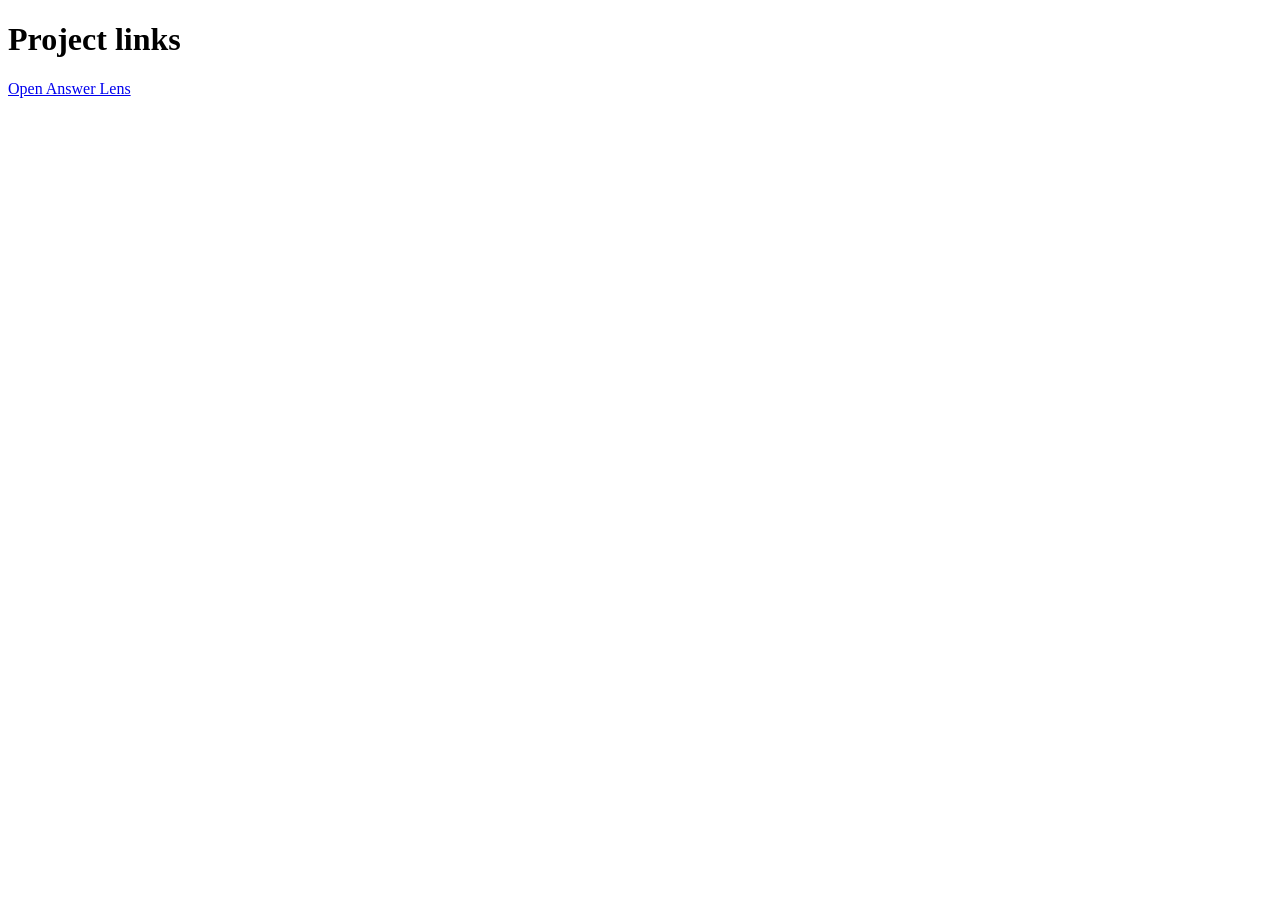
<file: index.html>
<!doctype html><html lang="en"><meta charset="utf-8"><meta name="viewport" content="width=device-width, initial-scale=1"><meta name="robots" content="noindex"><title>Project links</title><body><main><h1>Project links</h1><p><a href="https://donizetiferr.github.io/answer-lens/">Open Answer Lens</a></p></main></body></html>
</file>
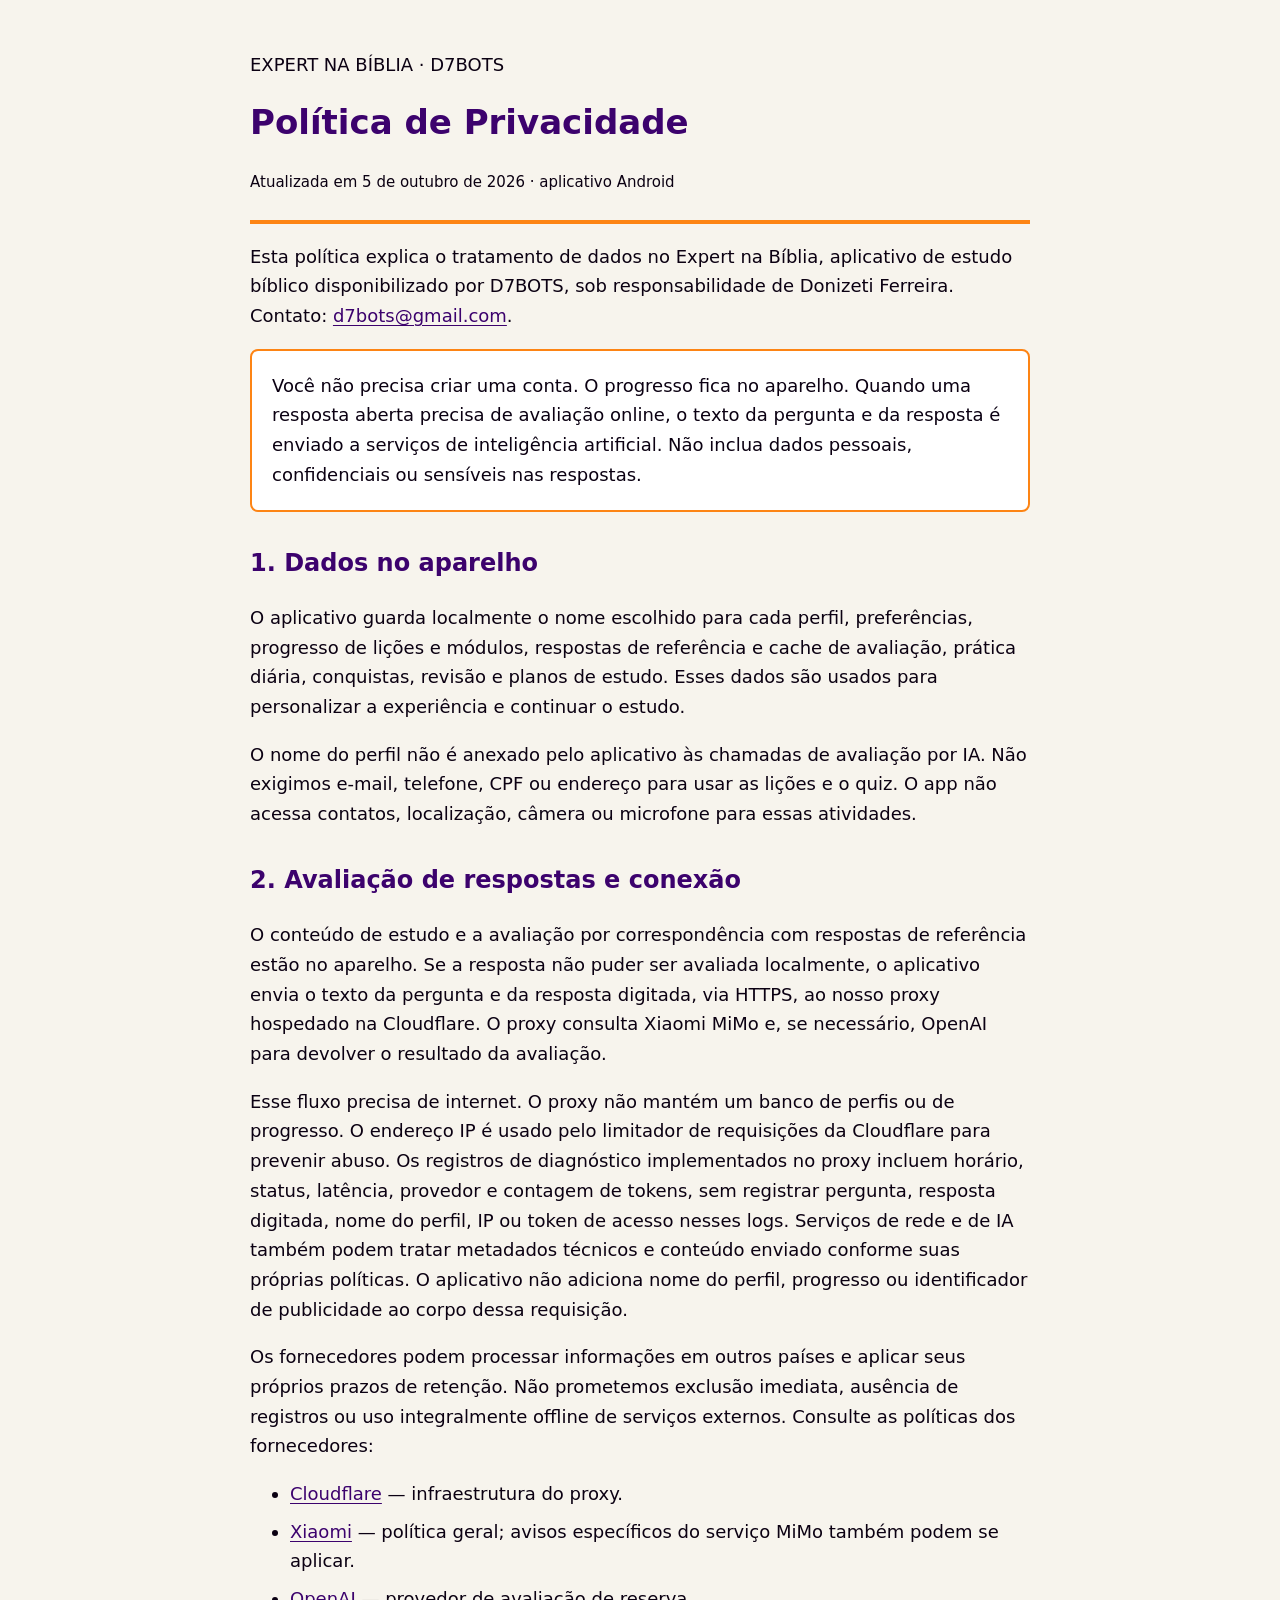
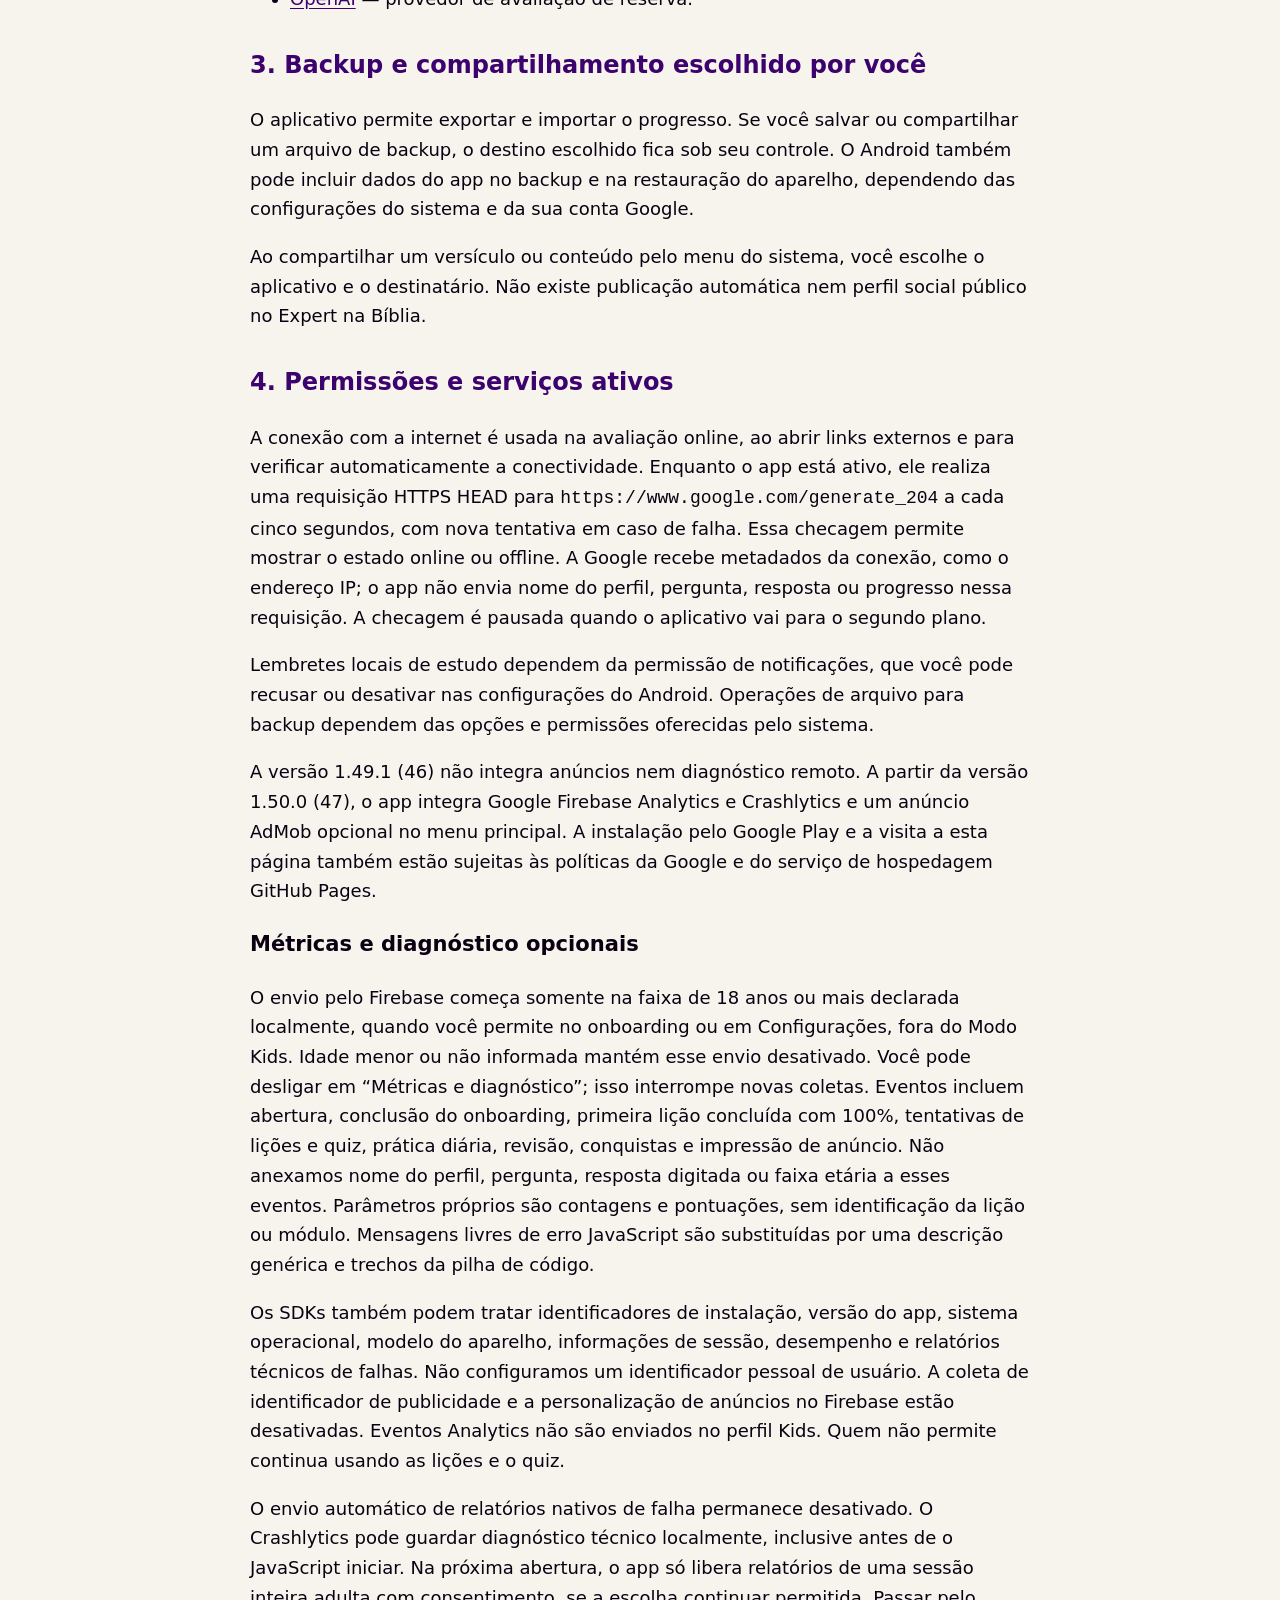
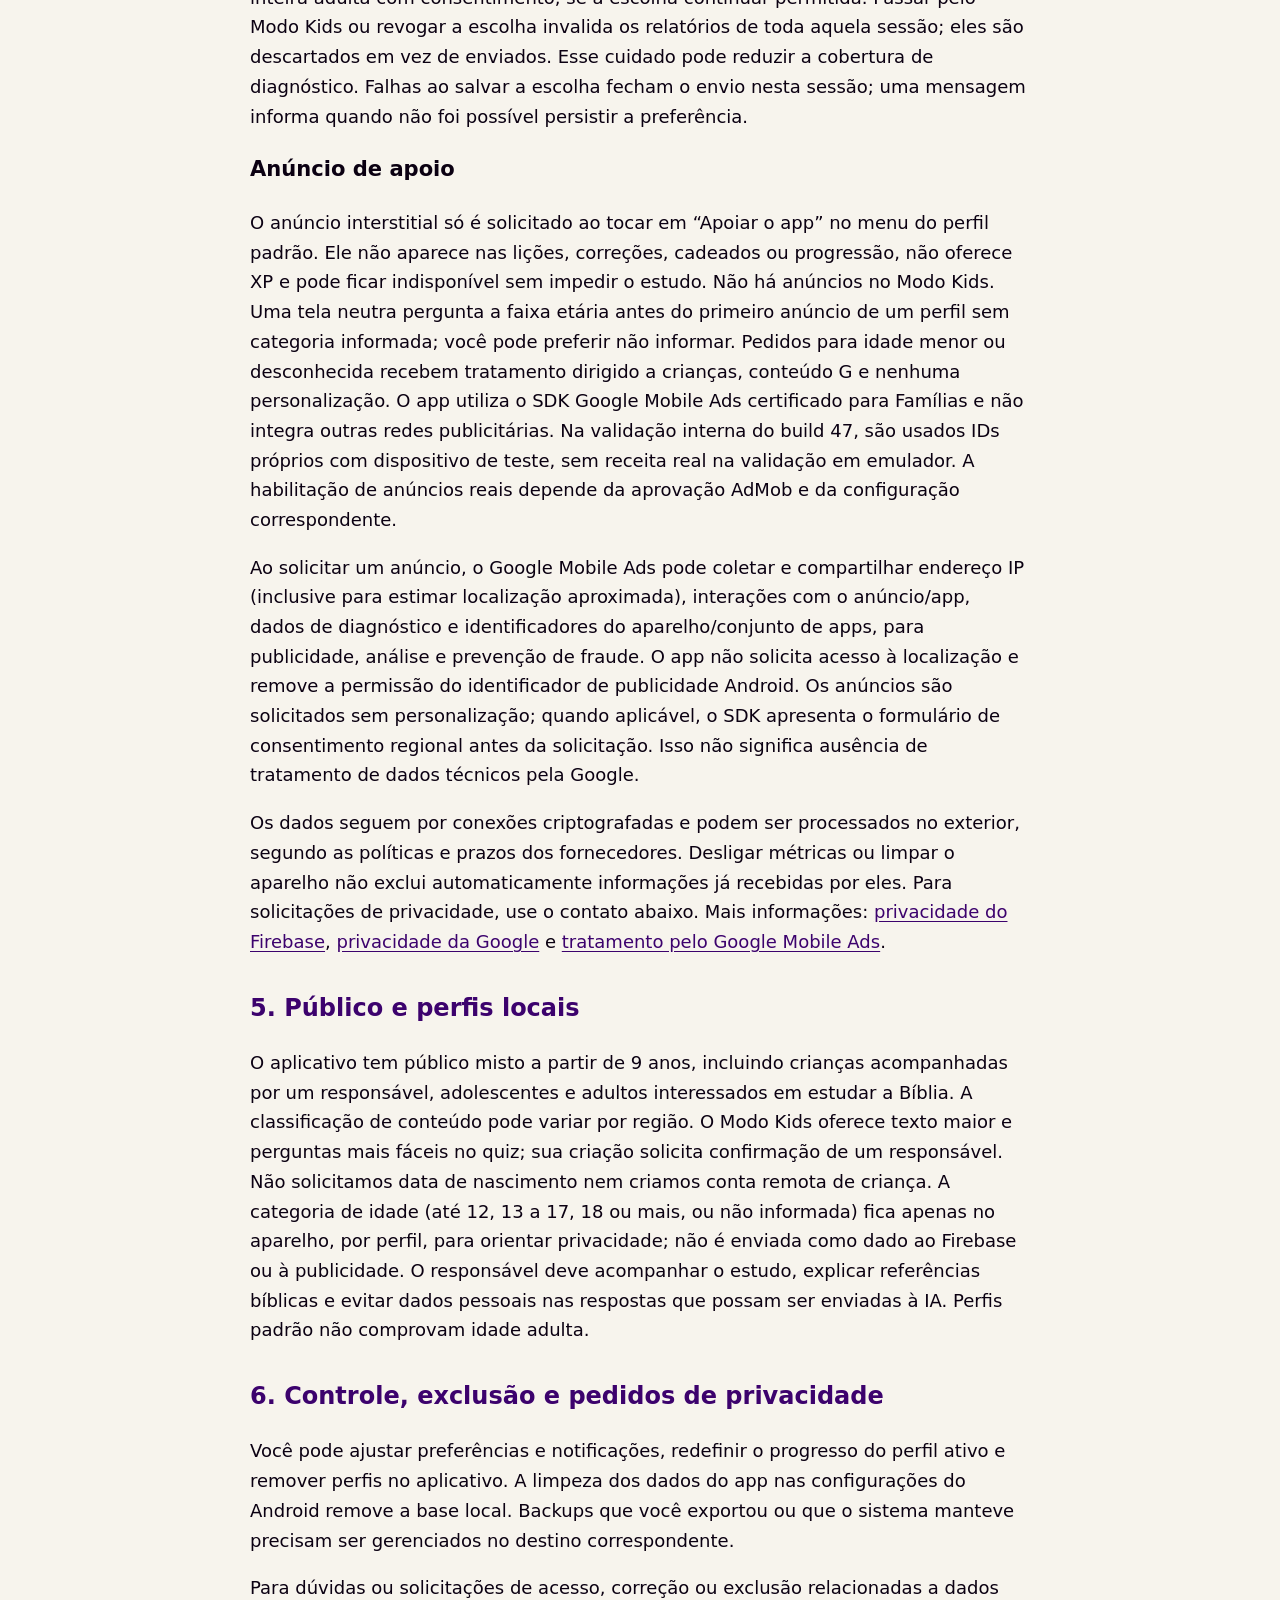
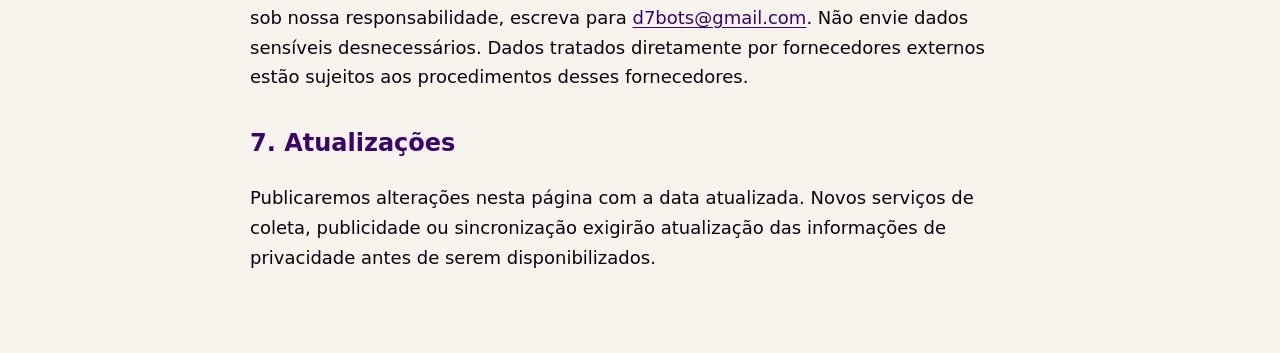
<file: expert-na-biblia/privacy.html>
<!doctype html>
<html lang="pt-BR">
<head>
  <meta charset="utf-8">
  <meta name="viewport" content="width=device-width, initial-scale=1">
  <title>Política de Privacidade — Expert na Bíblia</title>
  <meta name="description" content="Como o Expert na Bíblia trata o progresso local, as respostas de estudo e a avaliação por inteligência artificial.">
  <meta name="theme-color" content="#3c026d">
  <style>
    *{box-sizing:border-box}body{margin:0;padding:32px 20px 64px;background:#f7f4ed;color:#0b0012;font:18px/1.65 system-ui,sans-serif}main{max-width:780px;margin:auto}header{border-bottom:4px solid #fd8414;padding-bottom:24px}h1{font-size:34px;line-height:1.2;color:#3c026d}h2{font-size:24px;color:#3c026d;margin-top:32px}a{color:#3c026d;text-underline-offset:3px}li{margin:8px 0}.nota{padding:20px;border:2px solid #fd8414;border-radius:8px;background:#ffffff}small{font-size:15px}@media(max-width:480px){body{font-size:17px;padding:24px 16px}h1{font-size:28px}}
  </style>
</head>
<body><main>
  <header><p>EXPERT NA BÍBLIA · D7BOTS</p><h1>Política de Privacidade</h1><small>Atualizada em 5 de outubro de 2026 · aplicativo Android</small></header>
  <p>Esta política explica o tratamento de dados no Expert na Bíblia, aplicativo de estudo bíblico disponibilizado por D7BOTS, sob responsabilidade de Donizeti Ferreira. Contato: <a href="mailto:d7bots@gmail.com">d7bots@gmail.com</a>.</p>
  <p class="nota">Você não precisa criar uma conta. O progresso fica no aparelho. Quando uma resposta aberta precisa de avaliação online, o texto da pergunta e da resposta é enviado a serviços de inteligência artificial. Não inclua dados pessoais, confidenciais ou sensíveis nas respostas.</p>
  <h2>1. Dados no aparelho</h2>
  <p>O aplicativo guarda localmente o nome escolhido para cada perfil, preferências, progresso de lições e módulos, respostas de referência e cache de avaliação, prática diária, conquistas, revisão e planos de estudo. Esses dados são usados para personalizar a experiência e continuar o estudo.</p>
  <p>O nome do perfil não é anexado pelo aplicativo às chamadas de avaliação por IA. Não exigimos e-mail, telefone, CPF ou endereço para usar as lições e o quiz. O app não acessa contatos, localização, câmera ou microfone para essas atividades.</p>
  <h2>2. Avaliação de respostas e conexão</h2>
  <p>O conteúdo de estudo e a avaliação por correspondência com respostas de referência estão no aparelho. Se a resposta não puder ser avaliada localmente, o aplicativo envia o texto da pergunta e da resposta digitada, via HTTPS, ao nosso proxy hospedado na Cloudflare. O proxy consulta Xiaomi MiMo e, se necessário, OpenAI para devolver o resultado da avaliação.</p>
  <p>Esse fluxo precisa de internet. O proxy não mantém um banco de perfis ou de progresso. O endereço IP é usado pelo limitador de requisições da Cloudflare para prevenir abuso. Os registros de diagnóstico implementados no proxy incluem horário, status, latência, provedor e contagem de tokens, sem registrar pergunta, resposta digitada, nome do perfil, IP ou token de acesso nesses logs. Serviços de rede e de IA também podem tratar metadados técnicos e conteúdo enviado conforme suas próprias políticas. O aplicativo não adiciona nome do perfil, progresso ou identificador de publicidade ao corpo dessa requisição.</p>
  <p>Os fornecedores podem processar informações em outros países e aplicar seus próprios prazos de retenção. Não prometemos exclusão imediata, ausência de registros ou uso integralmente offline de serviços externos. Consulte as políticas dos fornecedores:</p>
  <ul>
    <li><a href="https://www.cloudflare.com/privacypolicy/">Cloudflare</a> — infraestrutura do proxy.</li>
    <li><a href="https://privacy.mi.com/all/pt_BR/">Xiaomi</a> — política geral; avisos específicos do serviço MiMo também podem se aplicar.</li>
    <li><a href="https://openai.com/policies/privacy-policy/">OpenAI</a> — provedor de avaliação de reserva.</li>
  </ul>
  <h2>3. Backup e compartilhamento escolhido por você</h2>
  <p>O aplicativo permite exportar e importar o progresso. Se você salvar ou compartilhar um arquivo de backup, o destino escolhido fica sob seu controle. O Android também pode incluir dados do app no backup e na restauração do aparelho, dependendo das configurações do sistema e da sua conta Google.</p>
  <p>Ao compartilhar um versículo ou conteúdo pelo menu do sistema, você escolhe o aplicativo e o destinatário. Não existe publicação automática nem perfil social público no Expert na Bíblia.</p>
  <h2>4. Permissões e serviços ativos</h2>
  <p>A conexão com a internet é usada na avaliação online, ao abrir links externos e para verificar automaticamente a conectividade. Enquanto o app está ativo, ele realiza uma requisição HTTPS HEAD para <code>https://www.google.com/generate_204</code> a cada cinco segundos, com nova tentativa em caso de falha. Essa checagem permite mostrar o estado online ou offline. A Google recebe metadados da conexão, como o endereço IP; o app não envia nome do perfil, pergunta, resposta ou progresso nessa requisição. A checagem é pausada quando o aplicativo vai para o segundo plano.</p>
  <p>Lembretes locais de estudo dependem da permissão de notificações, que você pode recusar ou desativar nas configurações do Android. Operações de arquivo para backup dependem das opções e permissões oferecidas pelo sistema.</p>
  <p>A versão 1.49.1 (46) não integra anúncios nem diagnóstico remoto. A partir da versão 1.50.0 (47), o app integra Google Firebase Analytics e Crashlytics e um anúncio AdMob opcional no menu principal. A instalação pelo Google Play e a visita a esta página também estão sujeitas às políticas da Google e do serviço de hospedagem GitHub Pages.</p>
  <h3>Métricas e diagnóstico opcionais</h3>
  <p>O envio pelo Firebase começa somente na faixa de 18 anos ou mais declarada localmente, quando você permite no onboarding ou em Configurações, fora do Modo Kids. Idade menor ou não informada mantém esse envio desativado. Você pode desligar em “Métricas e diagnóstico”; isso interrompe novas coletas. Eventos incluem abertura, conclusão do onboarding, primeira lição concluída com 100%, tentativas de lições e quiz, prática diária, revisão, conquistas e impressão de anúncio. Não anexamos nome do perfil, pergunta, resposta digitada ou faixa etária a esses eventos. Parâmetros próprios são contagens e pontuações, sem identificação da lição ou módulo. Mensagens livres de erro JavaScript são substituídas por uma descrição genérica e trechos da pilha de código.</p>
  <p>Os SDKs também podem tratar identificadores de instalação, versão do app, sistema operacional, modelo do aparelho, informações de sessão, desempenho e relatórios técnicos de falhas. Não configuramos um identificador pessoal de usuário. A coleta de identificador de publicidade e a personalização de anúncios no Firebase estão desativadas. Eventos Analytics não são enviados no perfil Kids. Quem não permite continua usando as lições e o quiz.</p>
  <p>O envio automático de relatórios nativos de falha permanece desativado. O Crashlytics pode guardar diagnóstico técnico localmente, inclusive antes de o JavaScript iniciar. Na próxima abertura, o app só libera relatórios de uma sessão inteira adulta com consentimento, se a escolha continuar permitida. Passar pelo Modo Kids ou revogar a escolha invalida os relatórios de toda aquela sessão; eles são descartados em vez de enviados. Esse cuidado pode reduzir a cobertura de diagnóstico. Falhas ao salvar a escolha fecham o envio nesta sessão; uma mensagem informa quando não foi possível persistir a preferência.</p>
  <h3>Anúncio de apoio</h3>
  <p>O anúncio interstitial só é solicitado ao tocar em “Apoiar o app” no menu do perfil padrão. Ele não aparece nas lições, correções, cadeados ou progressão, não oferece XP e pode ficar indisponível sem impedir o estudo. Não há anúncios no Modo Kids. Uma tela neutra pergunta a faixa etária antes do primeiro anúncio de um perfil sem categoria informada; você pode preferir não informar. Pedidos para idade menor ou desconhecida recebem tratamento dirigido a crianças, conteúdo G e nenhuma personalização. O app utiliza o SDK Google Mobile Ads certificado para Famílias e não integra outras redes publicitárias. Na validação interna do build 47, são usados IDs próprios com dispositivo de teste, sem receita real na validação em emulador. A habilitação de anúncios reais depende da aprovação AdMob e da configuração correspondente.</p>
  <p>Ao solicitar um anúncio, o Google Mobile Ads pode coletar e compartilhar endereço IP (inclusive para estimar localização aproximada), interações com o anúncio/app, dados de diagnóstico e identificadores do aparelho/conjunto de apps, para publicidade, análise e prevenção de fraude. O app não solicita acesso à localização e remove a permissão do identificador de publicidade Android. Os anúncios são solicitados sem personalização; quando aplicável, o SDK apresenta o formulário de consentimento regional antes da solicitação. Isso não significa ausência de tratamento de dados técnicos pela Google.</p>
  <p>Os dados seguem por conexões criptografadas e podem ser processados no exterior, segundo as políticas e prazos dos fornecedores. Desligar métricas ou limpar o aparelho não exclui automaticamente informações já recebidas por eles. Para solicitações de privacidade, use o contato abaixo. Mais informações: <a href="https://firebase.google.com/support/privacy">privacidade do Firebase</a>, <a href="https://policies.google.com/privacy">privacidade da Google</a> e <a href="https://developers.google.com/admob/android/privacy/play-data-disclosure">tratamento pelo Google Mobile Ads</a>.</p>
  <h2>5. Público e perfis locais</h2>
  <p>O aplicativo tem público misto a partir de 9 anos, incluindo crianças acompanhadas por um responsável, adolescentes e adultos interessados em estudar a Bíblia. A classificação de conteúdo pode variar por região. O Modo Kids oferece texto maior e perguntas mais fáceis no quiz; sua criação solicita confirmação de um responsável. Não solicitamos data de nascimento nem criamos conta remota de criança. A categoria de idade (até 12, 13 a 17, 18 ou mais, ou não informada) fica apenas no aparelho, por perfil, para orientar privacidade; não é enviada como dado ao Firebase ou à publicidade. O responsável deve acompanhar o estudo, explicar referências bíblicas e evitar dados pessoais nas respostas que possam ser enviadas à IA. Perfis padrão não comprovam idade adulta.</p>
  <h2 id="exclusao">6. Controle, exclusão e pedidos de privacidade</h2>
  <p>Você pode ajustar preferências e notificações, redefinir o progresso do perfil ativo e remover perfis no aplicativo. A limpeza dos dados do app nas configurações do Android remove a base local. Backups que você exportou ou que o sistema manteve precisam ser gerenciados no destino correspondente.</p>
  <p>Para dúvidas ou solicitações de acesso, correção ou exclusão relacionadas a dados sob nossa responsabilidade, escreva para <a href="mailto:d7bots@gmail.com">d7bots@gmail.com</a>. Não envie dados sensíveis desnecessários. Dados tratados diretamente por fornecedores externos estão sujeitos aos procedimentos desses fornecedores.</p>
  <h2>7. Atualizações</h2>
  <p>Publicaremos alterações nesta página com a data atualizada. Novos serviços de coleta, publicidade ou sincronização exigirão atualização das informações de privacidade antes de serem disponibilizados.</p>
</main></body>
</html>
</file>
